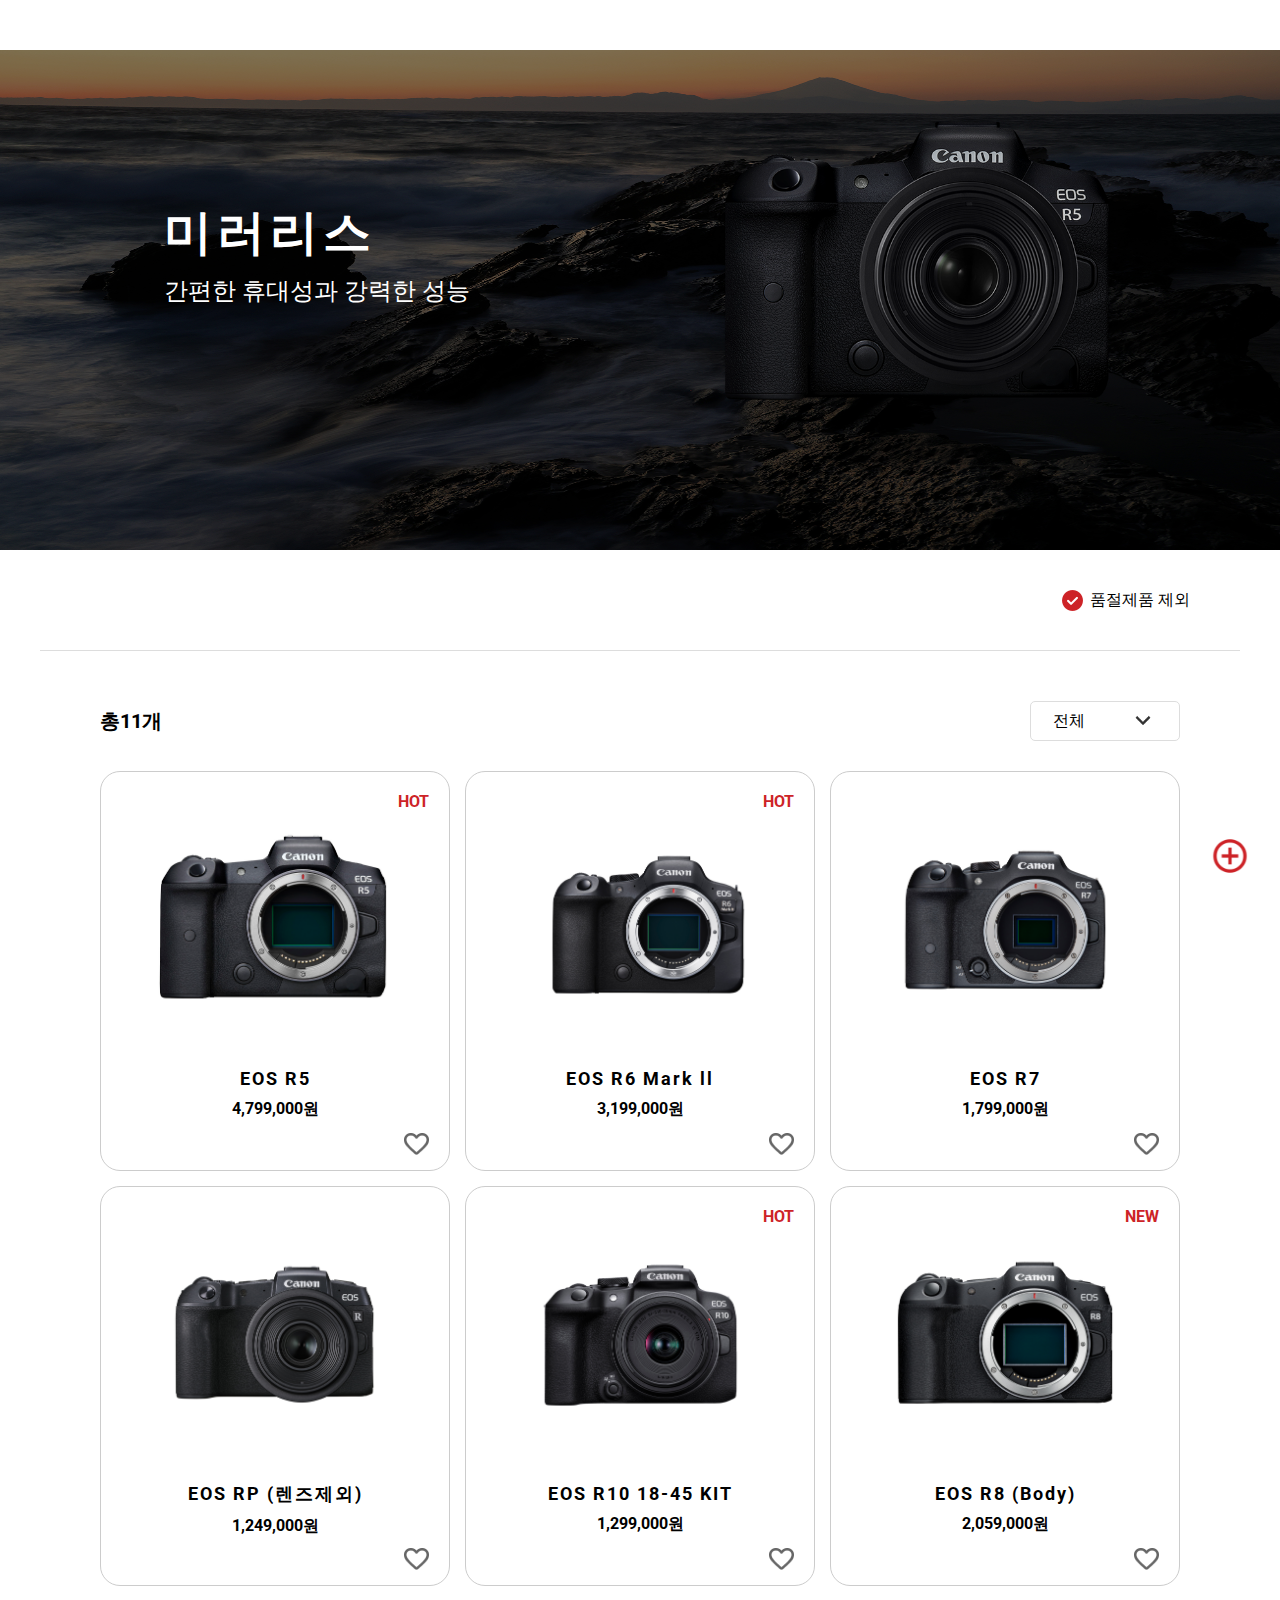
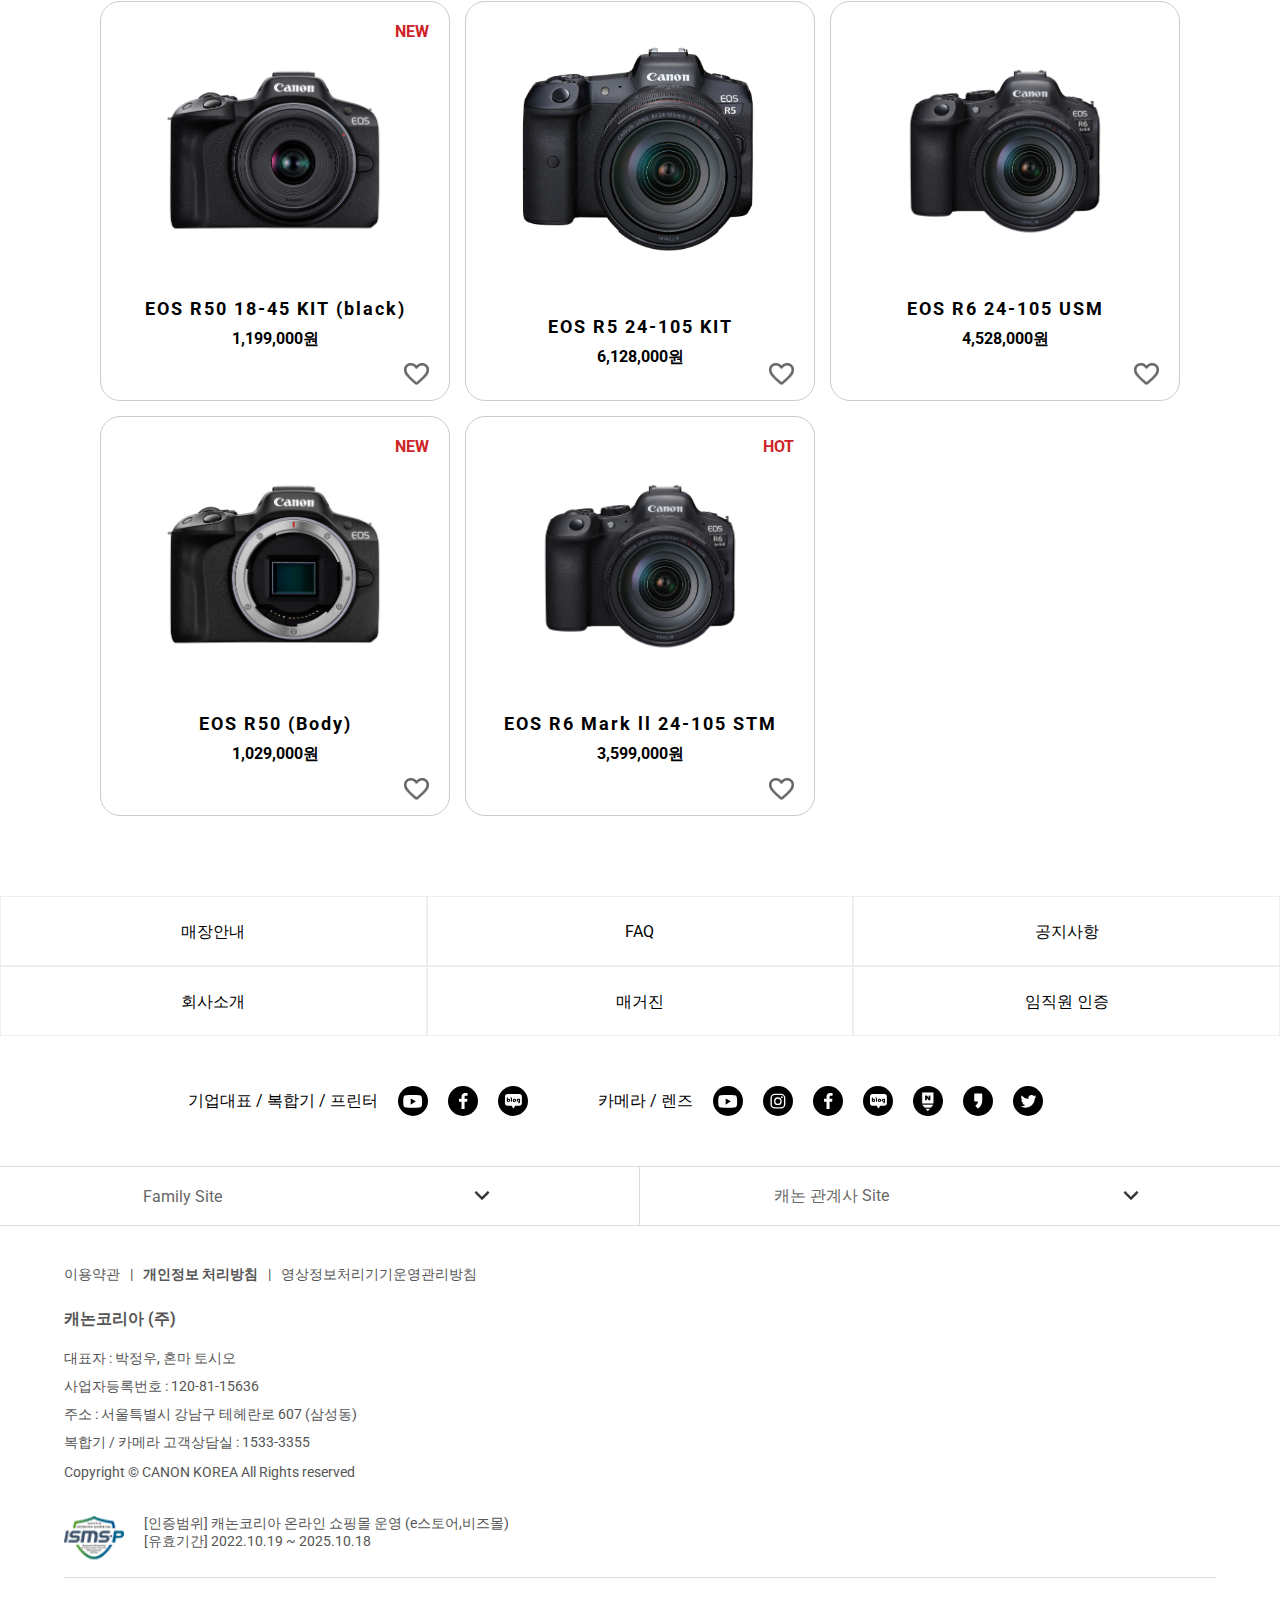
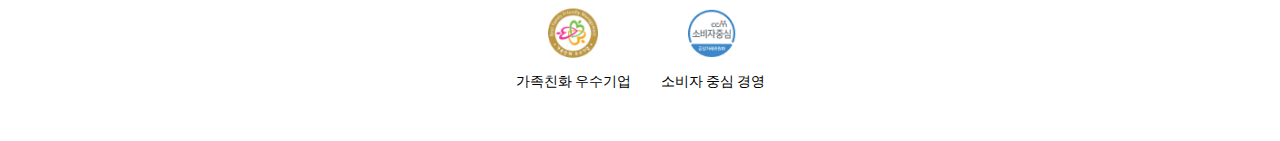
<file: mirrorless.html>
<?
  session_start();
?>

<!DOCTYPE html>
<html lang="ko">

<head>
  <meta charset="UTF-8">
  <meta http-equiv="X-UA-Compatible" content="IE=edge">
  <meta name="viewport" content="width=device-width, initial-scale=1.0">
  <link rel="stylesheet" href="css/reset.css">
  <link rel="preconnect" href="https://fonts.googleapis.com">
  <link rel="preconnect" href="https://fonts.gstatic.com" crossorigin>
  <link
    href="https://fonts.googleapis.com/css2?family=Anton&family=Charm:wght@700&family=Noto+Sans+KR:wght@400;700&family=Roboto:wght@400;700&display=swap"
    rel="stylesheet">
  <link rel="stylesheet" href="./css/product.css">
  <link rel="shortcut icon" href="./favicon.ico">
  <script src="./js/jquery-1.11.2.min.js"></script>
  <script src="./js/jquery.mousewheel.min.js"></script>
  <script defer src="./js/common.js"></script>
  <script defer src="./js/mirrorless.js"></script>
  <title>캐논코리아</title>
</head>

<body>

  <article id="side">
    <div id="quick">
      <div class="quick_menu">
        <a href="javascript:void(0)">
          <img src="./img/ico_biz.png" alt="비즈몰">
          <span>비즈몰</span>
        </a>
        <a href="javascript:void(0)">
          <img src="./img/quickmenu-inquiry.svg" alt="1:1상담">
          <span>1:1 상담</span>
        </a>
        <a href="javascript:void(0)">
          <img src="./img/ico_kakao.svg" alt="카카오상담">
          <span>카카오톡 상담</span>
        </a>
      </div>
      <img src="./img/add-circle-red.png" alt="퀵메뉴 열기" class="add">
    </div>
  </article>
  <div id="top">
    <img src="./img/top_bk.png" alt="탑으로 이동">
  </div>

  <? include "mtheader.php"; ?>

  <section id="mainbn">
    <img class="banner" src="./img/eos_r5_img.jpg" alt="메인배너">
    <div class="inner">
      <img src="./img/eos_r5.png" alt="eos-r5" class="camera">
      <div class="content">
        <h2>미러리스</h2>
        <p>간편한 휴대성과 강력한 성능</p>
      </div>
    </div>
  </section>

  <section id="mobile">

    <div class="inner">
      <div class="solidout">
        <div id="check" class="on"></div>
        <span>품절제품 제외</span>
      </div>
  
      <section id="product">
        <div class="topsec">
          <p class="count">총<span>11</span>개</p>
          <div class="select">
            <div class="selected">
              <span>전체</span>
              <img src="./img/arrow-down.png" alt="더보기">
            </div>
            <div class="choice">
              <span id="all">전체</span>
              <span id="hot">인기상품</span>
              <span id="new">최신상품</span>
              <span id="max">높은가격순</span>
              <span id="min">낮은가격순</span>
            </div>
          </div>
        </div>
  
        <ul class="list">
          <li class="item" data-list="hot">
            <a href="./product.html">
              <img src="./img/product/eos-r5.jpg" alt="eos-r5">
              <div class="content">
                <p class="name">EOS R5</p>
                <p class="price">4,799,000원</p>
                <span class="hot">HOT</span>
                <img src="./img/favorit.png" alt="찜" class="favorit">
              </div>
            </a>
          </li>
          <li class="item soldout">
            <a href="./product.html">
              <img src="./img/product/eos-r3_soldout.jpg" alt="eos-r3">
              <div class="content">
                <p class="name">EOS R3</p>
                <p class="price">7,099,000원</p>
                <span class="soldout">일시품절</span>
                <img src="./img/favorit.png" alt="찜" class="favorit">
              </div>
            </a>
          </li>
          <li class="item" data-list="hot">
            <a href="./product.html">
              <img src="./img/product/eos-r6-markll.jpg" alt="eos-r6-markll">
              <div class="content">
                <p class="name">EOS R6 Mark ll</p>
                <p class="price">3,199,000원</p>
                <span class="hot">HOT</span>
                <img src="./img/favorit.png" alt="찜" class="favorit">
              </div>
            </a>
          </li>
          <li class="item">
            <a href="./product.html">
              <img src="./img/product/eos-r7.jpg" alt="eos-r7">
              <div class="content">
                <p class="name">EOS R7</p>
                <p class="price">1,799,000원</p>
                <img src="./img/favorit.png" alt="찜" class="favorit">
              </div>
            </a>
          </li>
          <li class="item soldout">
            <a href="./product.html">
              <img src="./img/product/eos-r10.jpg" alt="eos-r10">
              <div class="content">
                <p class="name">EOS R10 (Body)</p>
                <p class="price">1,129,000원</p>
                <span class="soldout">일시품절</span>
                <img src="./img/favorit.png" alt="찜" class="favorit">
              </div>
            </a>
          </li>
          <li class="item">
            <a href="./product.html">
              <img src="./img/product/eos-rp.jpg" alt="eos-rp">
              <div class="content">
                <p class="name">EOS RP (렌즈제외)</p>
                <p class="price">1,249,000원</p>
                <img src="./img/favorit.png" alt="찜" class="favorit">
              </div>
            </a>
          </li>
          <li class="item" data-list="hot">
            <a href="./product.html">
              <img src="./img/product/eos-r10-18_45.jpg" alt="eos-r10">
              <div class="content">
                <p class="name">EOS R10 18-45 KIT</p>
                <p class="price">1,299,000원</p>
                <span class="hot">HOT</span>
                <img src="./img/favorit.png" alt="찜" class="favorit">
              </div>
            </a>
          </li>
          <li class="item soldout">
            <a href="./product.html">
              <img src="./img/product/eos-r7_18-150_soldout.jpg" alt="eos-r6-markll">
              <div class="content">
                <p class="name">EOS R7 18-150 KIT</p>
                <p class="price">2,279,000원</p>
                <span class="soldout">일시품절</span>
                <img src="./img/favorit.png" alt="찜" class="favorit">
              </div>
            </a>
          </li>
          <li class="item soldout">
            <a href="./product.html">
              <img src="./img/product/eos-r10_18-150_soldout.jpg" alt="eos-r10">
              <div class="content">
                <p class="name">EOS R10 15-150 KIT</p>
                <p class="price">1,609,000원</p>
                <span class="soldout">일시품절</span>
                <img src="./img/favorit.png" alt="찜" class="favorit">
              </div>
            </a>
          </li>
          <li class="item soldout">
            <a href="./product.html">
              <img src="./img/product/eos-r50-white_soldout.jpg" alt="eos-r50">
              <div class="content">
                <p class="name">EOS R50 18-45 KIT(white)</p>
                <p class="price">1,199,000원</p>
                <span class="soldout">일시품절</span>
                <img src="./img/favorit.png" alt="찜" class="favorit">
              </div>
            </a>
          </li>
          <li class="item" data-list="new">
            <a href="./product.html">
              <img src="./img/product/eos-r8.jpg" alt="eos-r8">
              <div class="content">
                <p class="name">EOS R8 (Body)</p>
                <p class="price">2,059,000원</p>
                <span class="hot">NEW</span>
                <img src="./img/favorit.png" alt="찜" class="favorit">
              </div>
            </a>
          </li>
          <li class="item" data-list="new">
            <a href="./product.html">
              <img src="./img/product/eos-r50-18_45.jpg" alt="eos-r50">
              <div class="content">
                <p class="name">EOS R50 18-45 KIT (black)</p>
                <p class="price">1,199,000원</p>
                <span class="hot">NEW</span>
                <img src="./img/favorit.png" alt="찜" class="favorit">
              </div>
            </a>
          </li>
          <li class="item soldout">
            <a href="./product.html">
              <img src="./img/product/eos-rp-24_105.jpg" alt="eos-rp">
              <div class="content">
                <p class="name">EOS RP 24-105 STM KIT</p>
                <p class="price">1,649,000원</p>
                <span class="soldout">일시품절</span>
                <img src="./img/favorit.png" alt="찜" class="favorit">
              </div>
            </a>
          </li>
          <li class="item">
            <a href="./product.html">
              <img src="./img/product/eos-r5-24_105.jpg" alt="eos-r5">
              <div class="content">
                <p class="name">EOS R5 24-105 KIT</p>
                <p class="price">6,128,000원</p>
                <img src="./img/favorit.png" alt="찜" class="favorit">
              </div>
            </a>
          </li>
          <li class="item">
            <a href="./product.html">
              <img src="./img/product/eos-r6-markll-24_105.jpg" alt="eos-r6">
              <div class="content">
                <p class="name">EOS R6 24-105 USM</p>
                <p class="price">4,528,000원</p>
                <img src="./img/favorit.png" alt="찜" class="favorit">
              </div>
            </a>
          </li>
          <li class="item" data-list="new">
            <a href="./product.html">
              <img src="./img/product/eos-r50.jpg" alt="eos-r50">
              <div class="content">
                <p class="name">EOS R50 (Body)</p>
                <p class="price">1,029,000원</p>
                <span class="hot">NEW</span>
                <img src="./img/favorit.png" alt="찜" class="favorit">
              </div>
            </a>
          </li>
          <li class="item soldout">
            <a href="./product.html">
              <img src="./img/product/eos-r8_24-50_soldout.jpg" alt="eos-r8">
              <div class="content">
                <p class="name">EOS R8 24-50 KIT</p>
                <p class="price">2,324,000원</p>
                <span class="soldout">일시품절</span>
                <img src="./img/favorit.png" alt="찜" class="favorit">
              </div>
            </a>
          </li>
          <li class="item" data-list="hot">
            <a href="./product.html">
              <img src="./img/product/eos-r6-markll-24_105.jpg" alt="eos-r6-markll">
              <div class="content">
                <p class="name">EOS R6 Mark ll 24-105 STM</p>
                <p class="price">3,599,000원</p>
                <span class="hot">HOT</span>
                <img src="./img/favorit.png" alt="찜" class="favorit">
              </div>
            </a>
          </li>
        </ul>
  
        <!-- <div class="more">
          더보기
        </div> -->
      </section>
    </div>
  
      <section class="bottom">
        <ul class="gnb">
          <li><a href="javascript:void(0)">매장안내</a></li>
          <li><a href="javascript:void(0)">FAQ</a></li>
          <li><a href="javascript:void(0)">공지사항</a></li>
          <li><a href="javascript:void(0)">회사소개</a></li>
          <li><a href="javascript:void(0)">매거진</a></li>
          <li><a href="javascript:void(0)">임직원 인증</a></li>
        </ul>
  
        <div class="inner">
          <div class="sns">
            <p>기업대표 / 복합기 / 프린터</p>
            <div class="icon">
              <img src="./img/youtube.svg" alt="youtube">
              <img src="./img/facebook.svg" alt="facebook">
              <img src="./img/blog.svg" alt="blog">
            </div>
            <p>카메라 / 렌즈</p>
            <div class="icon">
              <img src="./img/youtube.svg" alt="youtube">
              <img src="./img/insta.svg" alt="insta">
              <img src="./img/facebook.svg" alt="facebook">
              <img src="./img/blog.svg" alt="blog">
              <img src="./img/naverpost.png" alt="naverpost">
              <img src="./img/kakao.svg" alt="kakao">
              <img src="./img/twitter.svg" alt="twitter">
            </div>
          </div>
        </div>
  
        <ul class="sitemap">
          <li>
            <span>Family Site</span>
            <img src="./img/arrow-down.png" alt="arrow-down">
            <ul class="subsite">
              <li>Lotte Group</li>
              <li>Canon Global</li>
            </ul>
          </li>
          <li>
            <span>캐논 관계사 Site</span>
            <img src="./img/arrow-down.png" alt="arrow-down">
            <ul class="subsite">
              <li>캐논 메디칼 시스템즈 코리아</li>
              <li>캐논 세미컨덕트 엔지니어링 코리아</li>
            </ul>
          </li>
        </ul>
      </section>
  
      <footer>
        <div class="quick">
          <span>이용약관</span>
          <span>개인정보 처리방침</span>
          <span>영상정보처리기기운영관리방침</span>
        </div>
        <p>캐논코리아 (주)</p>
        <span>대표자 : 박정우, 혼마 토시오</span>
        <span>사업자등록번호 : 120-81-15636</span>
        <span>주소 : 서울특별시 강남구 테헤란로 607 (삼성동)</span>
        <span>복합기 / 카메라 고객상담실 : 1533-3355</span>
        <span class="copy">Copyright © CANON KOREA All Rights reserved</span>
        <div class="footersite">
          <img src="./img/img_footer_4.png" alt="ismsp">
          <span>[인증범위] 캐논코리아 온라인 쇼핑몰 운영 (e스토어,비즈몰)<br>
          [유효기간] 2022.10.19 ~ 2025.10.18
          </span>
        </div>
        <ul class="footersite2">
          <li>
            <a href="javascript:void(0)">
              <img src="./img/img_footer_2.png" alt="가족친화 우수기업">
              <span>가족친화 우수기업</span>
            </a>
          </li>
          <li>
            <a href="javascript:void(0)">
              <img src="./img/img_footer_3.png" alt="소비자 중심 경영">
              <span>소비자 중심 경영</span>
            </a>
          </li>
        </ul>
      </footer>  


  </section>

  <div id="pcsection">
    <? include "pcheader.php"; ?>
  </div>

</body>

</html>
</file>
<file: css/product.css>
@font-face {
  font-family: "canon";
  src: url("../font/CANON.woff") format("woff");
}
* {
  box-sizing: border-box;
}

body {
  font-family: "Roboto", sans-serif;
}
body a {
  color: #000;
}
body #pcheader {
  display: none;
}
body #top {
  position: fixed;
  bottom: 20px;
  right: -80px;
  width: 38px;
  z-index: 9;
  cursor: pointer;
  transition: all 0.5s;
}
body #top img {
  width: 40px;
}
body #top.show {
  right: 32px;
}
body #side {
  position: fixed;
  bottom: 20px;
  right: 0;
  width: 100px;
  display: flex;
  flex-direction: column;
  text-align: center;
  z-index: 9;
  transition: all 0.5s;
}
body #side #quick .add {
  width: 40px;
  height: 40px;
  cursor: pointer;
}
body #side #quick .quick_menu {
  text-align: center;
}
body #side #quick .quick_menu img {
  width: 25px;
  display: block;
  margin: 0 auto 5px;
}
body #side #quick .quick_menu span {
  display: block;
  font-size: 12px;
  margin-bottom: 20px;
}
body #side.up {
  bottom: 70px;
}
body header {
  width: 100%;
  height: 50px;
  position: fixed;
  z-index: 9;
  transition: all 1s;
  background-color: #000;
  color: #fff;
}
body header .head {
  width: 100%;
  height: 50px;
  display: flex;
  align-items: center;
  justify-content: space-between;
}
body header .head .hamburger {
  margin-left: 15px;
  width: 20px;
  height: 20px;
  display: flex;
  flex-direction: column;
  gap: 5px;
  cursor: pointer;
}
body header .head .hamburger p {
  width: 100%;
  height: 5px;
  background-color: #fff;
  border-radius: 2px;
  transition: all 0.5s;
}
body header .head .hamburger p.on:nth-child(1) {
  transform: translateX(50px);
  opacity: 0;
}
body header .head .hamburger p.on:nth-child(2) {
  transform: rotate(45deg);
}
body header .head .hamburger p.on:nth-child(3) {
  transform: translateX(-50px);
  opacity: 0;
}
body header .head h1 {
  font-family: "canon";
  font-size: 24px;
  color: #fff;
}
body header .head h1 span {
  color: #cd2327;
}
body header .head .search {
  width: 20px;
  margin-right: 15px;
}
body header .hamsection {
  position: fixed;
  top: 0;
  width: 100%;
  height: 100%;
  background-color: #000;
  z-index: 99;
  display: none;
}
body header .hamsection a {
  color: #fff;
}
body header .hamsection .topsec {
  width: 100%;
  display: flex;
  align-items: center;
  justify-content: space-between;
  margin-left: 15px;
}
body header .hamsection .topsec .close {
  width: 20px;
  cursor: pointer;
  position: relative;
}
body header .hamsection .topsec .close p {
  width: 100%;
  height: 5px;
  border-radius: 2px;
  background-color: #fff;
  transition: 0.5s;
}
body header .hamsection .topsec .close p:first-child {
  position: absolute;
}
body header .hamsection .topsec .close p:first-child.on {
  transform: rotate(45deg);
}
body header .hamsection .topsec .close p:last-child {
  position: absolute;
}
body header .hamsection .topsec .close p:last-child.on {
  transform: rotate(-45deg);
}
body header .hamsection .topsec .right {
  margin-right: 50px;
  margin-top: 20px;
}
body header .hamsection .topsec .right a {
  display: inline-block;
  margin-left: 15px;
  font-family: "Noto Sans KR", sans-serif;
  font-weight: bold;
  padding-bottom: 5px;
  border-bottom: 2px solid #cd2327;
}
body header .hamsection .botsec {
  width: 100%;
  font-family: "Noto Sans KR", sans-serif;
  position: fixed;
  bottom: 100px;
  display: flex;
  justify-content: center;
  gap: 50px;
}
body header .hamsection .botsec a {
  display: block;
  width: 120px;
  height: 40px;
  text-align: center;
  line-height: 40px;
}
body header .hamsection .botsec a:first-child {
  border: 1px solid #fff;
}
body header .hamsection .botsec a:last-child {
  background-color: #cd2327;
}
body header .hamsection .main_menu {
  margin-top: 50px;
}
body header .hamsection .main_menu .ham_main li {
  font-size: 1.5rem;
  letter-spacing: 1px;
  font-weight: bold;
  margin: 0;
  margin-left: 30px;
}
body header .hamsection .main_menu .ham_main li a {
  padding-left: 30px;
  display: block;
  height: 50px;
  line-height: 50px;
}
body header .hamsection .main_menu .ham_main li ul {
  margin: 10px 20px;
  width: 200px;
}
body header .hamsection .main_menu .ham_main li ul li {
  font-size: 1rem;
  font-weight: normal;
  margin: 0;
  width: 100%;
  height: 40px;
}
body header .hamsection .main_menu .ham_main li ul li a {
  display: block;
  line-height: 40px;
}
@media (max-width: 640px) {
  body #mainbn {
    position: relative;
    top: 50px;
    width: 100%;
    height: 250px;
    background-color: #000;
  }
  body #mainbn .banner {
    width: 100%;
    height: 250px;
    opacity: 0.5;
  }
  body #mainbn .camera {
    width: 200px;
    position: absolute;
    top: 50%;
    transform: translateY(-50%);
    right: 10px;
  }
  body #mainbn .content {
    color: #fff;
    position: absolute;
    left: 20px;
    top: 50%;
    transform: translateY(-50%);
  }
  body #mainbn .content h2 {
    font-size: 28px;
    letter-spacing: 5px;
    margin-bottom: 10px;
  }
  body #mainbn .content p {
    width: 100px;
    font-size: 12px;
  }
}
body #mobile .solidout {
  position: relative;
  top: 50px;
  width: 100%;
  border-bottom: 1px solid #ddd;
  display: flex;
  align-items: center;
  justify-content: flex-end;
}
body #mobile .solidout #check {
  width: 13px;
  height: 13px;
  border: 1px solid #ccc;
  border-radius: 50%;
  margin-right: 5px;
  cursor: pointer;
}
body #mobile .solidout #check.on {
  background: url("../img/check-circle.png") no-repeat center center;
  background-size: 16px;
  border: none;
}
body #mobile .solidout span {
  line-height: 50px;
  margin-right: 10px;
  font-size: 12px;
}
body #mobile #product {
  width: 90%;
  margin: 0 auto;
  position: relative;
  top: 50px;
}
body #mobile #product .topsec {
  display: flex;
  align-items: center;
  justify-content: space-between;
  margin: 20px 0;
}
body #mobile #product .topsec .count {
  font-size: 14px;
  font-weight: bold;
}
body #mobile #product .topsec .select {
  position: relative;
  width: 100px;
  font-size: 14px;
}
body #mobile #product .topsec .select .selected {
  width: 100%;
  height: 25px;
  border: 1px solid #ddd;
  border-radius: 5px;
  display: flex;
  align-items: center;
  justify-content: space-around;
  cursor: pointer;
}
body #mobile #product .topsec .select .selected img {
  width: 20px;
  transition: all 0.5s;
}
body #mobile #product .topsec .select .choice {
  position: absolute;
  top: 25px;
  width: 100px;
  display: flex;
  flex-direction: column;
  justify-content: space-between;
  border: 1px solid #ccc;
  border-radius: 5px;
  display: none;
  background-color: #fff;
  z-index: 1;
}
body #mobile #product .topsec .select .choice span {
  display: block;
  padding: 4px 0 4px 10px;
  cursor: pointer;
}
body #mobile #product .topsec .select .choice span:hover {
  background-color: #cd2327;
  color: #fff;
}
body #mobile #product .list {
  width: 100%;
  display: flex;
  flex-direction: column;
  gap: 15px;
}
body #mobile #product .list li {
  width: 100%;
  height: 130px;
  border: 1px solid #ccc;
  border-radius: 20px;
  display: flex;
  position: relative;
}
body #mobile #product .list li a {
  display: flex;
  align-items: center;
  gap: 20px;
}
body #mobile #product .list li a img {
  width: 100px;
  margin-left: 5px;
}
body #mobile #product .list li a .content .name {
  font-size: 14px;
  font-weight: bold;
  letter-spacing: 2px;
  margin-bottom: 10px;
}
body #mobile #product .list li a .content .price {
  font-size: 14px;
  font-weight: bold;
}
body #mobile #product .list li a .content span {
  position: absolute;
  top: 20px;
  right: 20px;
  font-size: 12px;
  font-weight: bold;
}
body #mobile #product .list li a .content span.hot {
  color: #cd2327;
}
body #mobile #product .list li a .content span.soldout {
  color: #333;
}
body #mobile #product .list li a .content .favorit {
  width: 20px;
  position: absolute;
  bottom: 15px;
  right: 20px;
}
body #mobile #product .more {
  width: 150px;
  height: 40px;
  border: 1px solid #333;
  line-height: 40px;
  text-align: center;
  font-weight: bold;
  border-radius: 20px;
  margin: 50px auto 0;
  cursor: pointer;
}
body #mobile .bottom {
  width: 100%;
}
body #mobile .bottom .gnb {
  width: 100%;
  display: grid;
  grid-template-columns: repeat(3, 1fr);
  grid-template-rows: repeat(2, 1fr);
  margin-top: 150px;
}
body #mobile .bottom .gnb li {
  text-align: center;
  height: 60px;
  border: 1px solid #eee;
}
body #mobile .bottom .gnb li a {
  display: block;
  line-height: 60px;
}
body #mobile .bottom .sns {
  width: 90%;
  margin: 30px auto;
}
body #mobile .bottom .sns p {
  font-size: 12px;
}
body #mobile .bottom .sns .icon {
  display: flex;
  gap: 20px;
  margin: 10px 0;
}
body #mobile .bottom .sns .icon img {
  width: 30px;
}
body #mobile .bottom .sitemap {
  width: 100%;
  height: 50px;
  display: flex;
  align-items: center;
  justify-content: space-between;
  border-top: 1px solid #ddd;
  border-bottom: 1px solid #ddd;
  font-size: 14px;
}
body #mobile .bottom .sitemap li {
  position: relative;
  width: 50%;
  height: 50px;
  display: flex;
  align-items: center;
  justify-content: space-between;
  padding: 0 20px;
  color: #666;
}
body #mobile .bottom .sitemap li:nth-child(1) {
  border-right: 1px solid #ddd;
}
body #mobile .bottom .sitemap li img {
  width: 20px;
}
body #mobile .bottom .sitemap li .subsite {
  position: absolute;
  width: 100%;
  top: 50px;
  left: 0;
  border-top: 1px solid #ddd;
  border-bottom: 1px solid #ddd;
  font-size: 10px;
  display: none;
}
body #mobile .bottom .sitemap li .subsite li {
  width: 100%;
  height: 30px;
  color: #000;
  border-right: none;
  padding-left: 20px;
  justify-content: flex-start;
  border: 1px solid #ddd;
  border-top: none;
}
body #mobile footer {
  margin: 20px;
  color: #555;
  font-size: 5px;
}
body #mobile footer .quick {
  display: flex;
}
body #mobile footer .quick span {
  display: block;
  margin-right: 5px;
  cursor: pointer;
}
body #mobile footer .quick span::after {
  content: "|";
  margin-left: 10px;
  font-weight: normal;
}
body #mobile footer .quick span:last-child::after {
  content: "";
}
body #mobile footer .quick span:nth-child(2) {
  font-weight: bold;
}
body #mobile footer p {
  margin: 15px 0;
  font-weight: bold;
}
body #mobile footer span {
  display: block;
  margin-bottom: 3px;
}
body #mobile footer span.copy {
  margin: 12px 0;
  font-size: 12px;
}
body #mobile footer .footersite {
  display: flex;
  align-items: center;
  justify-content: space-between;
  padding-bottom: 12px;
  border-bottom: 1px solid #ddd;
}
body #mobile footer .footersite2 {
  margin-top: 20px;
  display: flex;
  align-items: center;
  justify-content: center;
  gap: 30px;
}
body #mobile footer .footersite2 li {
  text-align: center;
}
body #mobile footer .footersite2 li a {
  display: block;
}
body #mobile footer .footersite2 li a img {
  width: 30px;
  margin-bottom: 10px;
}
@media (min-width: 641px) and (max-width: 800px) {
  body #mainbn {
    position: relative;
    top: 50px;
    width: 100%;
    height: 300px;
    background-color: #000;
  }
  body #mainbn .banner {
    width: 100%;
    height: 300px;
    opacity: 0.5;
  }
  body #mainbn .camera {
    width: 300px;
    position: absolute;
    top: 50%;
    transform: translateY(-50%);
    right: 50px;
  }
  body #mainbn .content {
    color: #fff;
    position: absolute;
    left: 50px;
    top: 50%;
    transform: translateY(-50%);
  }
  body #mainbn .content h2 {
    font-size: 32px;
    letter-spacing: 5px;
    margin-bottom: 10px;
  }
  body #mainbn .content p {
    width: auto;
    font-size: 14px;
  }
  body header .hamsection .topsec {
    margin-top: 10px;
    margin-left: 30px;
  }
  body header .hamsection .topsec .right {
    margin-left: 100px;
  }
  body header .hamsection .topsec .right a {
    margin-left: 30px;
    padding-bottom: 5px;
    border-bottom: 2px solid #cd2327;
  }
  body header .hamsection .botsec {
    margin-bottom: 100px;
  }
  body header .hamsection .botsec a {
    width: 200px;
    height: 60px;
    line-height: 60px;
  }
  body header .hamsection .main_menu {
    display: flex;
    margin-top: 50px;
  }
  body header .hamsection .main_menu .ham_main {
    width: 100%;
    text-align: center;
    margin: 0;
  }
  body header .hamsection .main_menu .ham_main li {
    font-size: 1.5rem;
    letter-spacing: 1px;
    font-weight: bold;
    margin-top: 40px;
    margin-left: 0;
  }
  body header .hamsection .main_menu .ham_main li a {
    display: block;
    padding: 0;
  }
  body header .hamsection .main_menu .ham_main li ul {
    width: 100%;
    margin: 20px auto 0;
  }
  body header .hamsection .main_menu .ham_main li ul li {
    font-size: 1.2rem;
    font-weight: normal;
    margin: 0;
    width: 100%;
  }
  body header .hamsection .main_menu .ham_main li ul li a {
    display: block;
  }
  body #mobile .solidout #check {
    width: 18px;
    height: 18px;
  }
  body #mobile .solidout #check.on {
    background-size: 18px;
  }
  body #mobile .solidout span {
    line-height: 70px;
    margin-right: 50px;
  }
  body #mobile #product {
    top: 60px;
  }
  body #mobile #product .topsec {
    margin: 30px 0;
  }
  body #mobile #product .topsec .count {
    font-size: 16px;
  }
  body #mobile #product .topsec .select {
    width: 150px;
    font-size: 16px;
  }
  body #mobile #product .topsec .select .selected {
    height: 30px;
    border-radius: 5px;
  }
  body #mobile #product .topsec .select .selected img {
    width: 25px;
  }
  body #mobile #product .topsec .select .choice {
    top: 30px;
    width: 150px;
  }
  body #mobile #product .topsec .select .choice span {
    padding: 6px 0 6px 18px;
  }
  body #mobile #product .list {
    display: grid;
    grid-template-columns: repeat(2, 1fr);
  }
  body #mobile #product .list li {
    height: 350px;
    display: flex;
    align-items: center;
    justify-content: center;
  }
  body #mobile #product .list li a {
    display: flex;
    flex-direction: column;
    align-items: center;
    justify-content: center;
    gap: 50px;
  }
  body #mobile #product .list li a img {
    width: 250px;
    margin-left: 0;
  }
  body #mobile #product .list li a .content {
    text-align: center;
  }
  body #mobile #product .list li a .content .name {
    font-size: 18px;
  }
  body #mobile #product .list li a .content .price {
    font-size: 16px;
  }
  body #mobile #product .list li a .content span {
    font-size: 16px;
  }
  body #mobile #product .list li a .content .favorit {
    width: 25px;
  }
  body #mobile .bottom .gnb li {
    height: 70px;
  }
  body #mobile .bottom .gnb li a {
    line-height: 70px;
  }
  body #mobile .bottom .sns {
    margin: 50px auto;
  }
  body #mobile .bottom .sns p {
    font-size: 14px;
  }
  body #mobile .bottom .sns .icon {
    margin: 20px 0;
  }
  body #mobile .bottom .sitemap {
    height: 60px;
    font-size: 16px;
  }
  body #mobile .bottom .sitemap li {
    height: 60px;
  }
  body #mobile .bottom .sitemap li img {
    width: 30px;
  }
  body #mobile .bottom .sitemap li .subsite {
    top: 60px;
    font-size: 14px;
    display: none;
  }
  body #mobile .bottom .sitemap li .subsite li {
    height: 40px;
  }
  body #mobile footer {
    width: 90%;
    margin: 40px auto;
    color: #555;
    font-size: 14px;
  }
  body #mobile footer .quick span {
    margin-right: 10px;
  }
  body #mobile footer p {
    font-size: 16px;
    margin-bottom: 20px;
  }
  body #mobile footer span {
    margin-bottom: 10px;
  }
  body #mobile footer span.copy {
    font-size: 14px;
  }
  body #mobile footer .footersite {
    margin: 30px 0;
    justify-content: flex-start;
    gap: 20px;
  }
  body #mobile footer .footersite2 {
    margin-top: 20px;
    justify-content: center;
    gap: 30px;
  }
  body #mobile footer .footersite2 li a img {
    width: 50px;
    margin-bottom: 15px;
  }
}
@media (min-width: 801px) {
  body .head {
    display: none !important;
  }
  body #pcheader {
    display: block;
  }
  body .inner {
    max-width: 1200px;
    margin: 0 auto;
  }
  body header {
    position: fixed;
    top: 0;
    left: 0;
    width: 100%;
    height: auto !important;
    background-color: #000;
    z-index: 99;
    transition: top 0.5s;
  }
  body header.slide {
    top: -50px;
  }
  body header .inner {
    position: relative;
  }
  body header .inner .join {
    position: absolute;
    left: 50px;
    top: 50%;
    transform: translateY(-50%);
  }
  body header .inner .join a {
    position: relative;
    display: block;
    width: 100px;
    height: 40px;
    line-height: 40px;
    border-radius: 0px;
    margin-bottom: 15px;
    color: #fff;
  }
  body header .inner .join a:hover::before {
    content: url("../img/symbols_camera_wh.png");
    display: block;
    position: absolute;
    top: 3px;
    left: -28px;
  }
  body header .inner .join a:hover::after {
    width: 70px;
  }
  body header .inner .join a::after {
    transition: all 0.5s;
    display: block;
    content: "";
    width: 0px;
    height: 2px;
    background-color: #cd2327;
  }
  body header .inner .main_menu {
    width: 100%;
    height: 50px;
    display: flex;
    align-items: center;
    justify-content: space-between;
    padding-left: 150px;
  }
  body header .inner .main_menu li {
    width: 150px;
    text-align: center;
  }
  body header .inner .main_menu li a {
    display: block;
    color: #fff;
  }
  body header .inner .main_menu li a::after {
    display: block;
    content: "";
    width: 0px;
    height: 1px;
    background-color: #cd2327;
    position: relative;
    top: 4px;
    left: 40px;
    transition: all 0.5s;
  }
  body header .inner .main_menu li a:hover::after {
    width: 70px;
  }
  body header .inner #pcsub {
    display: flex;
    padding: 20px 150px 20px 150px;
    justify-content: space-between;
  }
  body header .inner #pcsub li {
    width: 150px;
    height: 40px;
    line-height: 40px;
    text-align: center;
  }
  body header .inner #pcsub li a {
    display: block;
    color: #fff;
  }
  body header .inner #pcsub li a:hover {
    color: #888;
  }
  body header .inner .logo_banner {
    width: 150px;
    height: 50px;
    background-color: rgba(0, 0, 0, 0.9);
    position: absolute;
    bottom: -50px;
    left: 0;
    text-align: center;
    border-radius: 0 0 20px 20px;
    border-bottom: 1px solid #cd2327;
    border-top: none;
    cursor: pointer;
  }
  body header .inner .logo_banner h1 {
    line-height: 50px;
    font-family: "canon";
    font-size: 1.8rem;
    color: #fff;
  }
  body header .inner .logo_banner h1 span {
    color: #cd2327;
  }
  body #mainbn {
    position: relative;
    top: 50px;
    width: 100%;
    height: 500px;
    background-color: #000;
  }
  body #mainbn .banner {
    width: 100%;
    height: 500px;
    opacity: 0.5;
  }
  body #mainbn .inner {
    position: relative;
    top: -500px;
    display: flex;
    flex-direction: row-reverse;
    align-items: center;
    justify-content: space-around;
  }
  body #mainbn .inner .camera {
    width: 400px;
  }
  body #mainbn .inner .content {
    color: #fff;
  }
  body #mainbn .inner .content h2 {
    font-size: 48px;
    letter-spacing: 5px;
    margin-bottom: 10px;
  }
  body #mainbn .inner .content p {
    width: auto;
    font-size: 24px;
  }
  body #mobile .solidout #check {
    width: 25px;
    height: 25px;
  }
  body #mobile .solidout #check.on {
    background-size: 25px;
  }
  body #mobile .solidout span {
    line-height: 100px;
    margin-right: 50px;
    font-size: 16px;
  }
  body #mobile #product {
    top: 70px;
  }
  body #mobile #product .more {
    display: none;
  }
  body #mobile #product .topsec {
    margin: 30px 0;
  }
  body #mobile #product .topsec .count {
    font-size: 20px;
  }
  body #mobile #product .topsec .select {
    width: 150px;
    font-size: 16px;
  }
  body #mobile #product .topsec .select .selected {
    height: 40px;
    border-radius: 5px;
  }
  body #mobile #product .topsec .select .selected img {
    width: 30px;
  }
  body #mobile #product .topsec .select .choice {
    top: 40px;
    width: 150px;
  }
  body #mobile #product .topsec .select .choice span {
    padding: 10px 0 10px 18px;
  }
  body #mobile #product .list {
    display: grid;
    grid-template-columns: repeat(3, 1fr);
  }
  body #mobile #product .list li {
    height: 400px;
    display: flex;
    align-items: center;
    justify-content: center;
  }
  body #mobile #product .list li a {
    display: flex;
    flex-direction: column;
    align-items: center;
    justify-content: center;
    gap: 50px;
  }
  body #mobile #product .list li a img {
    width: 100%;
    margin-left: 0;
  }
  body #mobile #product .list li a .content {
    text-align: center;
  }
  body #mobile #product .list li a .content .name {
    font-size: 18px;
  }
  body #mobile #product .list li a .content .price {
    font-size: 16px;
  }
  body #mobile #product .list li a .content span {
    font-size: 16px;
  }
  body #mobile #product .list li a .content .favorit {
    width: 25px;
  }
  body #mobile .bottom .gnb li {
    height: 70px;
  }
  body #mobile .bottom .gnb li a {
    line-height: 70px;
  }
  body #mobile .bottom .sns {
    width: 100%;
    margin: 50px 0;
    display: flex;
    align-items: center;
    justify-content: center;
    gap: 20px;
  }
  body #mobile .bottom .sns p {
    font-size: 16px;
  }
  body #mobile .bottom .sns .icon {
    display: flex;
    gap: 20px;
    margin: 0;
    margin-right: 50px;
  }
  body #mobile .bottom .sns .icon img {
    width: 30px;
    cursor: pointer;
  }
  body #mobile .bottom .sitemap {
    height: 60px;
    font-size: 16px;
  }
  body #mobile .bottom .sitemap li {
    height: 60px;
    justify-content: space-around;
  }
  body #mobile .bottom .sitemap li img {
    width: 30px;
  }
  body #mobile .bottom .sitemap li .subsite {
    top: 60px;
    font-size: 16px;
    display: none;
  }
  body #mobile .bottom .sitemap li .subsite li {
    height: 40px;
    padding-left: 135px;
    background-color: #fff;
  }
  body #mobile footer {
    width: 90%;
    margin: 40px auto;
    color: #555;
    font-size: 14px;
  }
  body #mobile footer .quick span {
    margin-right: 10px;
  }
  body #mobile footer p {
    font-size: 16px;
    margin-bottom: 20px;
  }
  body #mobile footer span {
    margin-bottom: 10px;
  }
  body #mobile footer span.copy {
    font-size: 14px;
  }
  body #mobile footer .footersite {
    margin: 30px 0;
    justify-content: flex-start;
    gap: 20px;
  }
  body #mobile footer .footersite2 {
    margin-top: 20px;
    justify-content: center;
    gap: 30px;
  }
  body #mobile footer .footersite2 li a img {
    width: 50px;
    margin-bottom: 15px;
  }
}/*# sourceMappingURL=product.css.map */
</file>
